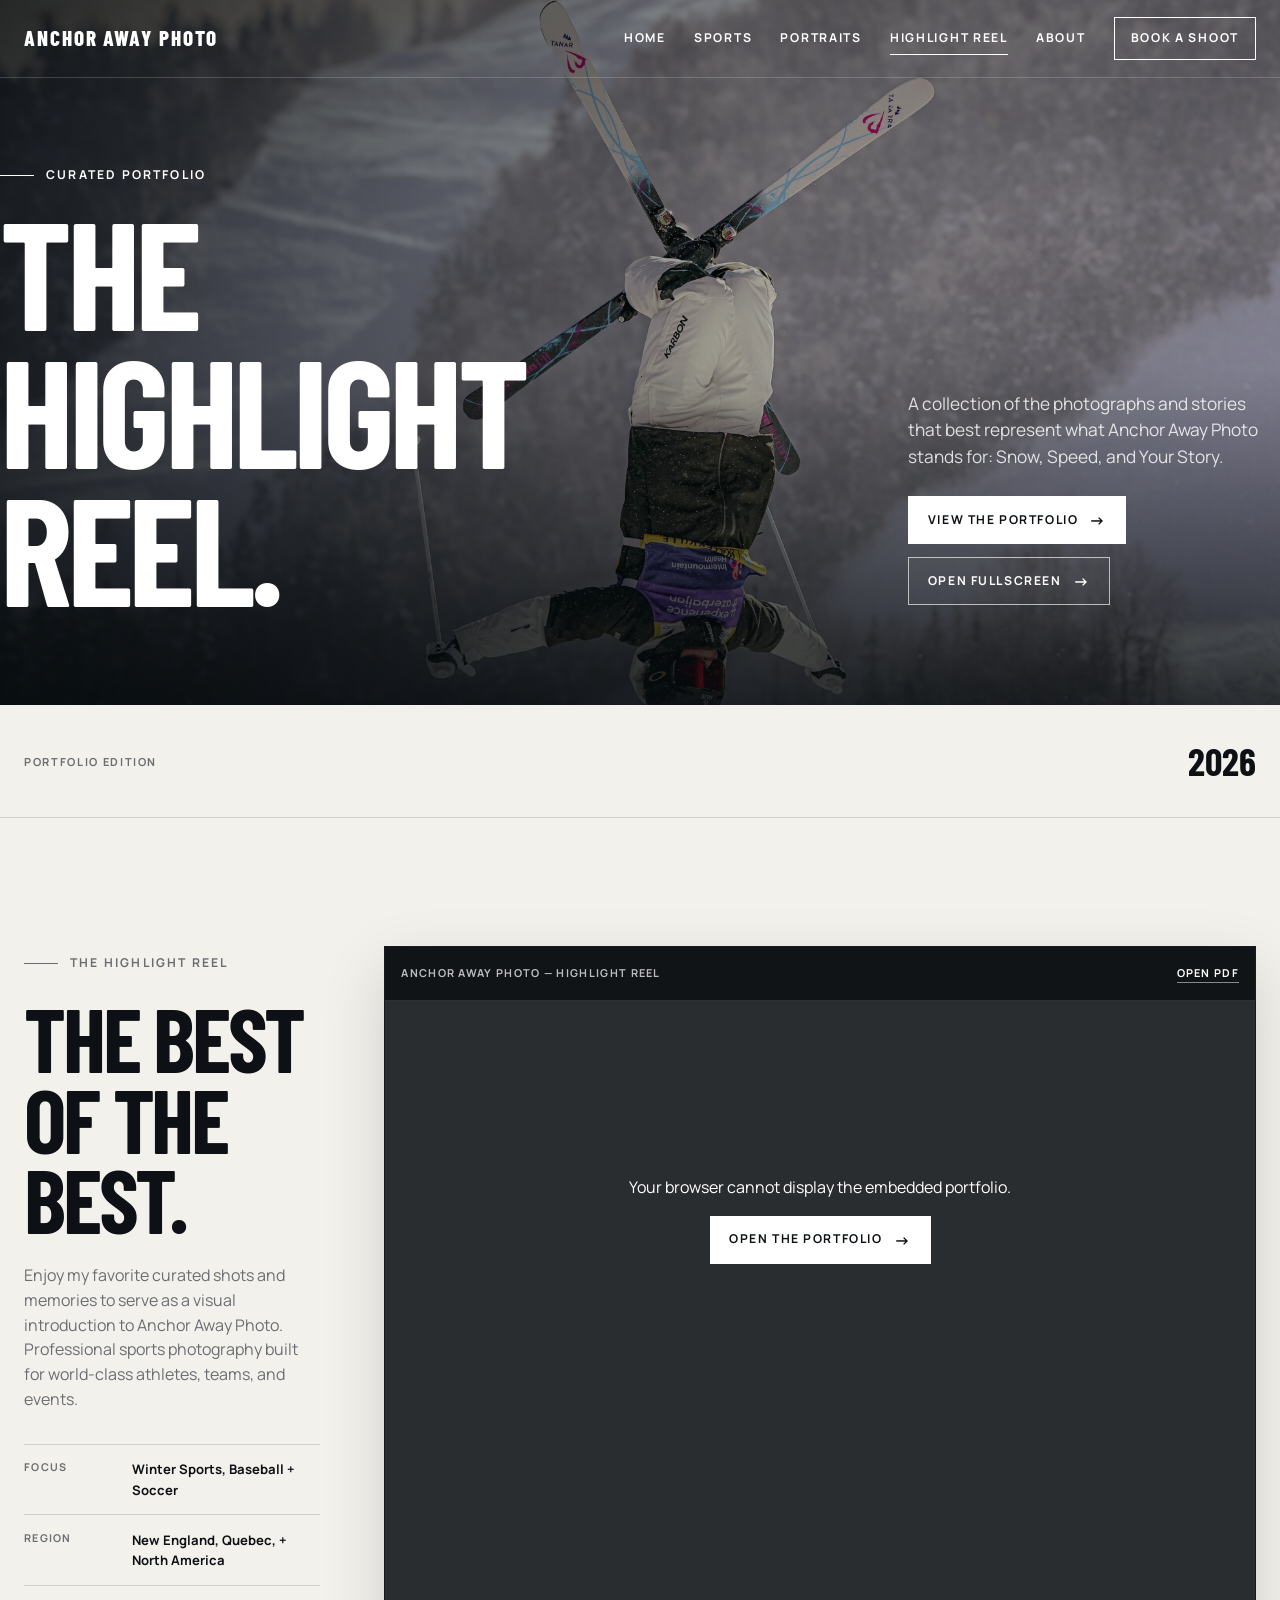
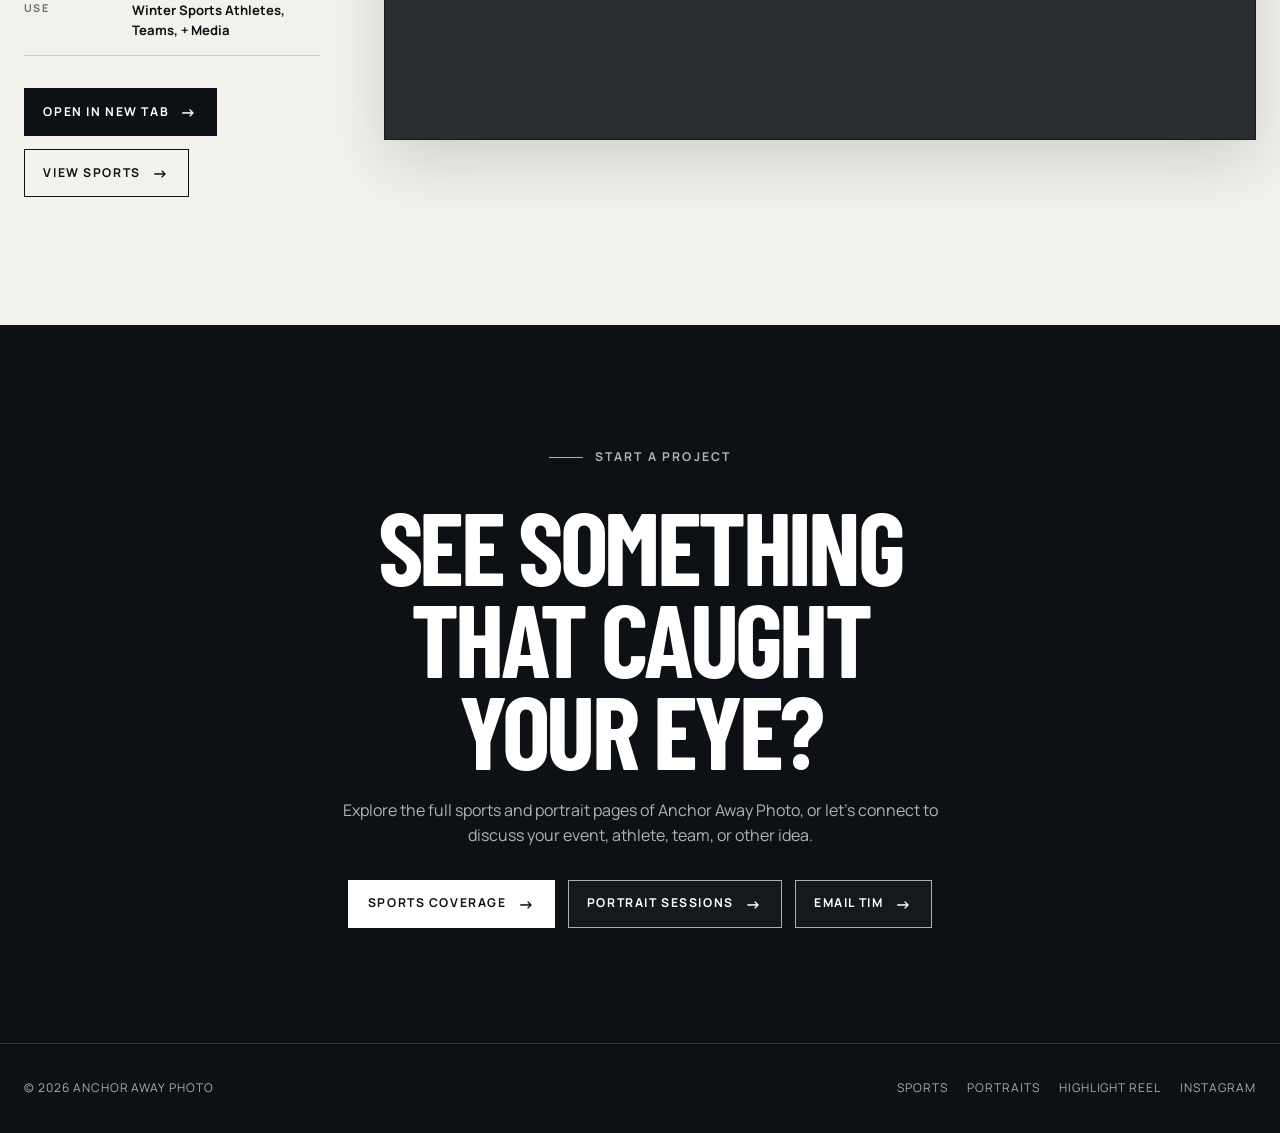
<file: highlight.html>
<!DOCTYPE html>
<html lang="en">
<head>
  <meta charset="UTF-8" />
  <meta name="viewport" content="width=device-width, initial-scale=1.0" />
  <title>The Highlight Reel | Anchor Away Photo</title>
  <meta name="description" content="The Highlight Reel from Anchor Away Photo, featuring a curated professional sports, portrait, and editorial photography portfolio by Tim Hoheneder." />
  <meta name="robots" content="index, follow" />
  <link rel="canonical" href="https://anchorawayphoto.com/highlight.html" />
  <link rel="icon" type="image/png" href="images/favicon.png" />
  <link rel="apple-touch-icon" href="images/favicon.png" />
  <meta property="og:type" content="website" />
  <meta property="og:title" content="The Highlight Reel | Anchor Away Photo" />
  <meta property="og:description" content="A curated portfolio of professional sports, portrait, and editorial photography by Tim Hoheneder." />
  <meta property="og:url" content="https://anchorawayphoto.com/highlight.html" />
  <meta property="og:image" content="https://anchorawayphoto.com/images/hero-web.jpg" />
  <meta property="og:image:alt" content="Anchor Away Photo logo" />
  <meta property="og:site_name" content="Anchor Away Photo" />
  <meta name="twitter:card" content="summary_large_image" />
  <meta name="twitter:title" content="The Highlight Reel | Anchor Away Photo" />
  <meta name="twitter:description" content="A curated portfolio of professional sports, portrait, and editorial photography by Tim Hoheneder." />
  <meta name="twitter:image" content="https://anchorawayphoto.com/images/hero-web.jpg" />

  <link rel="preconnect" href="https://fonts.googleapis.com" />
  <link rel="preconnect" href="https://fonts.gstatic.com" crossorigin />
  <link
    href="https://fonts.googleapis.com/css2?family=Barlow+Condensed:ital,wght@0,500;0,600;0,700;0,800;1,600&family=Manrope:wght@400;500;600;700&display=swap"
    rel="stylesheet"
  />
  <style>
    :root {
      --ink: #0d1115;
      --paper: #f3f1ec;
      --paper-deep: #e8e4dc;
      --white: #ffffff;
      --muted: #6b6e70;
      --line: rgba(13, 17, 21, 0.15);
      --snow: #e7f1f6;
      --blue: #17364b;
      --blue-light: #2f5d78;
      --max: 1320px;
      --header-height: 78px;
      --shadow: 0 22px 60px rgba(0, 0, 0, 0.14);
    }

    * {
      box-sizing: border-box;
    }

    html {
      scroll-behavior: smooth;
      scroll-padding-top: calc(var(--header-height) + 18px);
    }

    body {
      margin: 0;
      color: var(--ink);
      background: var(--paper);
      font-family: "Manrope", Arial, sans-serif;
      line-height: 1.55;
      overflow-x: hidden;
    }

    body.menu-open,
    body.lightbox-open {
      overflow: hidden;
    }

    img {
      display: block;
      max-width: 100%;
    }

    a {
      color: inherit;
      text-decoration: none;
    }

    button,
    input,
    textarea {
      font: inherit;
    }

    button {
      color: inherit;
    }

    .container {
      width: min(calc(100% - 48px), var(--max));
      margin-inline: auto;
    }

    .display {
      margin: 0;
      font-family: "Barlow Condensed", Impact, sans-serif;
      font-weight: 700;
      line-height: 0.9;
      letter-spacing: -0.035em;
      text-transform: uppercase;
    }

    .eyebrow {
      display: inline-flex;
      align-items: center;
      gap: 0.75rem;
      margin: 0 0 1rem;
      color: currentColor;
      font-size: 0.76rem;
      font-weight: 700;
      letter-spacing: 0.18em;
      text-transform: uppercase;
    }

    .eyebrow::before {
      width: 34px;
      height: 1px;
      content: "";
      background: currentColor;
    }

    .section-heading {
      display: grid;
      grid-template-columns: minmax(0, 1.35fr) minmax(280px, 0.65fr);
      gap: 3rem;
      align-items: end;
      margin-bottom: 2.75rem;
    }

    .section-heading h2 {
      max-width: 11ch;
      font-size: clamp(3.5rem, 8vw, 7.8rem);
    }

    .section-heading p {
      margin: 0 0 0.4rem;
      max-width: 42rem;
      color: var(--muted);
      font-size: 1.02rem;
    }

    .site-header {
      position: fixed;
      inset: 0 0 auto;
      z-index: 1000;
      height: var(--header-height);
      border-bottom: 1px solid rgba(255, 255, 255, 0.18);
      color: var(--white);
      transition: background 220ms ease, color 220ms ease, border-color 220ms ease;
    }

    .site-header.scrolled {
      color: var(--ink);
      background: rgba(243, 241, 236, 0.94);
      border-color: var(--line);
      backdrop-filter: blur(14px);
    }

    .nav-wrap {
      display: flex;
      height: 100%;
      align-items: center;
      justify-content: space-between;
      gap: 2rem;
    }

    .brand {
      position: relative;
      z-index: 1002;
      font-family: "Barlow Condensed", Impact, sans-serif;
      font-size: 1.32rem;
      font-weight: 800;
      letter-spacing: 0.09em;
      text-transform: uppercase;
    }

    .desktop-nav {
      display: flex;
      align-items: center;
      gap: clamp(1rem, 2.2vw, 2rem);
    }

    .desktop-nav a {
      position: relative;
      font-size: 0.76rem;
      font-weight: 700;
      letter-spacing: 0.14em;
      text-transform: uppercase;
    }

    .desktop-nav a:not(.nav-cta)::after {
      position: absolute;
      right: 0;
      bottom: -7px;
      left: 0;
      height: 1px;
      content: "";
      background: currentColor;
      transform: scaleX(0);
      transform-origin: right;
      transition: transform 180ms ease;
    }

    .desktop-nav a:hover::after,
    .desktop-nav a[aria-current="page"]::after {
      transform: scaleX(1);
      transform-origin: left;
    }

    .nav-cta {
      padding: 0.72rem 1rem;
      border: 1px solid currentColor;
      transition: background 180ms ease, color 180ms ease;
    }

    .nav-cta:hover {
      color: var(--ink);
      background: var(--white);
    }

    .site-header.scrolled .nav-cta:hover {
      color: var(--white);
      background: var(--ink);
    }

    .menu-toggle {
      position: relative;
      z-index: 1002;
      display: none;
      width: 44px;
      height: 44px;
      padding: 0;
      border: 0;
      background: transparent;
      cursor: pointer;
    }

    .menu-toggle span {
      position: absolute;
      left: 8px;
      width: 28px;
      height: 1px;
      background: currentColor;
      transition: transform 180ms ease, top 180ms ease;
    }

    .menu-toggle span:first-child {
      top: 17px;
    }

    .menu-toggle span:last-child {
      top: 27px;
    }

    .menu-open .menu-toggle span:first-child {
      top: 22px;
      transform: rotate(45deg);
    }

    .menu-open .menu-toggle span:last-child {
      top: 22px;
      transform: rotate(-45deg);
    }

    .mobile-menu {
      position: fixed;
      inset: 0;
      z-index: 1001;
      display: grid;
      align-content: center;
      padding: 100px 24px 40px;
      color: var(--white);
      background: var(--ink);
      opacity: 0;
      visibility: hidden;
      transition: opacity 180ms ease, visibility 180ms ease;
    }

    .menu-open .mobile-menu {
      opacity: 1;
      visibility: visible;
    }

    .mobile-menu nav {
      display: grid;
      gap: 0.5rem;
    }

    .mobile-menu a {
      font-family: "Barlow Condensed", Impact, sans-serif;
      font-size: clamp(2.6rem, 13vw, 5rem);
      font-weight: 700;
      line-height: 1;
      text-transform: uppercase;
    }

    .hero {
      position: relative;
      min-height: 100svh;
      display: flex;
      align-items: end;
      color: var(--white);
      background: var(--ink);
      isolation: isolate;
    }

    .hero::before {
      position: absolute;
      inset: 0;
      z-index: -2;
      content: "";
      background:
        linear-gradient(90deg, rgba(6, 11, 14, 0.76) 0%, rgba(6, 11, 14, 0.26) 58%, rgba(6, 11, 14, 0.18) 100%),
        linear-gradient(0deg, rgba(6, 11, 14, 0.74) 0%, transparent 48%),
        url("images/jakaraanthony-fismoguls-banner.jpg") center 42% / cover no-repeat;
    }

    .hero::after {
      position: absolute;
      inset: 0;
      z-index: -1;
      content: "";
      background: linear-gradient(180deg, rgba(0, 0, 0, 0.18), transparent 30%);
    }

    .hero-content {
      display: grid;
      grid-template-columns: minmax(0, 1.25fr) minmax(280px, 0.55fr);
      gap: 4rem;
      align-items: end;
      width: 100%;
      padding-top: calc(var(--header-height) + 5rem);
      padding-bottom: clamp(3rem, 7vw, 6rem);
    }

    .hero h1 {
      max-width: 8ch;
      font-size: clamp(5.2rem, 13vw, 12.5rem);
      text-wrap: balance;
    }

    .hero-copy {
      padding-bottom: 0.65rem;
    }

    .hero-copy p {
      margin: 0 0 1.6rem;
      max-width: 35rem;
      color: rgba(255, 255, 255, 0.82);
      font-size: clamp(1rem, 1.35vw, 1.15rem);
    }

    .button-row {
      display: flex;
      flex-wrap: wrap;
      gap: 0.8rem;
    }

    .btn {
      display: inline-flex;
      min-height: 48px;
      align-items: center;
      justify-content: center;
      gap: 0.7rem;
      padding: 0.82rem 1.15rem;
      border: 1px solid transparent;
      font-size: 0.76rem;
      font-weight: 700;
      letter-spacing: 0.13em;
      text-transform: uppercase;
      transition: transform 180ms ease, color 180ms ease, background 180ms ease, border-color 180ms ease;
    }

    .btn::after {
      content: "→";
      font-size: 1rem;
      line-height: 1;
      transition: transform 180ms ease;
    }

    .btn:hover {
      transform: translateY(-2px);
    }

    .btn:hover::after {
      transform: translateX(4px);
    }

    .btn-light {
      color: var(--ink);
      background: var(--white);
      border-color: var(--white);
    }

    .btn-outline-light {
      color: var(--white);
      border-color: rgba(255, 255, 255, 0.65);
      background: rgba(255, 255, 255, 0.03);
    }

    .btn-dark {
      color: var(--white);
      background: var(--ink);
      border-color: var(--ink);
    }

    .btn-outline-dark {
      color: var(--ink);
      border-color: var(--ink);
    }

    .proof-strip {
      border-bottom: 1px solid var(--line);
      background: var(--paper);
    }

    .proof-grid {
      display: grid;
      grid-template-columns: repeat(4, 1fr);
    }

    .proof-item {
      min-height: 128px;
      display: grid;
      align-content: center;
      padding: 1.5rem 2rem;
      border-right: 1px solid var(--line);
    }

    .proof-item:first-child {
      padding-left: 0;
    }

    .proof-item:last-child {
      border-right: 0;
    }

    .proof-label {
      margin-bottom: 0.35rem;
      color: var(--muted);
      font-size: 0.69rem;
      font-weight: 700;
      letter-spacing: 0.15em;
      text-transform: uppercase;
    }

    .proof-value {
      font-family: "Barlow Condensed", Impact, sans-serif;
      font-size: 1.55rem;
      font-weight: 700;
      line-height: 1.05;
      text-transform: uppercase;
    }

    .edition-row {
      min-height: 112px;
      display: flex;
      align-items: center;
      justify-content: space-between;
      gap: 2rem;
    }

    .edition-row .proof-label {
      margin: 0;
    }

    .edition-row .proof-value {
      font-size: clamp(1.8rem, 3vw, 3rem);
      text-align: right;
    }

    .work-section {
      padding: clamp(5rem, 10vw, 9rem) 0;
    }

    .editorial-grid {
      display: grid;
      grid-template-columns: repeat(12, minmax(0, 1fr));
      grid-auto-flow: dense;
      grid-auto-rows: 46px;
      gap: 14px;
    }

    .work-card {
      position: relative;
      overflow: hidden;
      color: var(--white);
      background: #cbd2d6;
      cursor: zoom-in;
      isolation: isolate;
    }

    .work-card::after {
      position: absolute;
      inset: 0;
      z-index: 1;
      content: "";
      background: linear-gradient(180deg, transparent 45%, rgba(0, 0, 0, 0.76) 100%);
      opacity: 0.76;
      transition: opacity 220ms ease;
    }

    .work-card img {
      width: 100%;
      height: 100%;
      object-fit: cover;
      transition: transform 480ms cubic-bezier(.2,.7,.2,1);
    }

    .work-card:hover img {
      transform: scale(1.035);
    }

    .work-card:hover::after {
      opacity: 1;
    }

    .work-meta {
      position: absolute;
      right: 0;
      bottom: 0;
      left: 0;
      z-index: 2;
      padding: clamp(1rem, 2vw, 1.5rem);
    }

    .work-kicker {
      display: block;
      margin-bottom: 0.3rem;
      color: rgba(255, 255, 255, 0.72);
      font-size: 0.64rem;
      font-weight: 700;
      letter-spacing: 0.15em;
      text-transform: uppercase;
    }

    .work-title {
      display: block;
      font-family: "Barlow Condensed", Impact, sans-serif;
      font-size: clamp(1.45rem, 2.5vw, 2.2rem);
      font-weight: 700;
      line-height: 0.98;
      text-transform: uppercase;
    }

    .card-a { grid-column: span 7; grid-row: span 10; }
    .card-b { grid-column: span 5; grid-row: span 7; }
    .card-c { grid-column: span 5; grid-row: span 8; }
    .card-d { grid-column: span 7; grid-row: span 9; }
    .card-e { grid-column: span 4; grid-row: span 8; }
    .card-f { grid-column: span 4; grid-row: span 8; }
    .card-g { grid-column: span 4; grid-row: span 8; }
    .card-h { grid-column: span 8; grid-row: span 9; }
    .card-i { grid-column: span 4; grid-row: span 9; }

    /* Additional portfolio slots. The first three favor landscape photographs. */
    .card-j { grid-column: span 6; grid-row: span 6; }
    .card-k { grid-column: span 6; grid-row: span 6; }
    .card-l { grid-column: span 8; grid-row: span 8; }
    .card-m { grid-column: span 4; grid-row: span 8; }

    .services-section {
      padding: clamp(5rem, 10vw, 9rem) 0;
      color: var(--white);
      background: var(--ink);
    }

    .services-section .section-heading p {
      color: rgba(255, 255, 255, 0.66);
    }

    .service-grid {
      display: grid;
      grid-template-columns: repeat(3, 1fr);
      border-top: 1px solid rgba(255, 255, 255, 0.2);
      border-bottom: 1px solid rgba(255, 255, 255, 0.2);
    }

    .service-card {
      display: flex;
      min-height: 530px;
      flex-direction: column;
      padding: clamp(1.5rem, 3vw, 2.5rem);
      border-right: 1px solid rgba(255, 255, 255, 0.2);
    }

    .service-card:last-child {
      border-right: 0;
    }

    .service-number {
      margin-bottom: auto;
      color: rgba(255, 255, 255, 0.38);
      font-family: "Barlow Condensed", Impact, sans-serif;
      font-size: 1.2rem;
      font-weight: 700;
    }

    .service-card h3 {
      margin: 0 0 1rem;
      font-family: "Barlow Condensed", Impact, sans-serif;
      font-size: clamp(2.6rem, 4.6vw, 4.5rem);
      font-weight: 700;
      line-height: 0.9;
      text-transform: uppercase;
    }

    .service-card > p {
      margin: 0 0 1.4rem;
      color: rgba(255, 255, 255, 0.67);
    }

    .service-list {
      display: grid;
      gap: 0.65rem;
      margin: 0 0 2rem;
      padding: 0;
      list-style: none;
    }

    .service-list li {
      display: grid;
      grid-template-columns: 18px 1fr;
      gap: 0.55rem;
      align-items: start;
      color: rgba(255, 255, 255, 0.86);
      font-size: 0.91rem;
    }

    .service-list li::before {
      content: "↳";
      color: rgba(255, 255, 255, 0.45);
    }

    .service-card .btn {
      align-self: flex-start;
      margin-top: auto;
    }

    .story-section {
      padding: clamp(5rem, 10vw, 9rem) 0;
      background: var(--paper-deep);
    }

    .story-grid {
      display: grid;
      grid-template-columns: minmax(0, 1.1fr) minmax(320px, 0.9fr);
      min-height: 720px;
      background: var(--white);
      box-shadow: var(--shadow);
    }

    .story-image {
      min-height: 560px;
      background: var(--blue);
    }

    .story-image img {
      width: 100%;
      height: 100%;
      object-fit: cover;
    }

    .story-copy {
      display: flex;
      flex-direction: column;
      justify-content: center;
      padding: clamp(2rem, 6vw, 5.5rem);
    }

    .story-copy h2 {
      max-width: 8ch;
      margin-bottom: 1.5rem;
      font-size: clamp(4rem, 7vw, 7rem);
    }

    .story-copy p {
      margin: 0 0 1.2rem;
      color: var(--muted);
    }

    .experience-list {
      display: grid;
      grid-template-columns: 1fr 1fr;
      gap: 0.75rem 1.5rem;
      margin: 1.2rem 0 2rem;
      padding: 1.4rem 0;
      border-top: 1px solid var(--line);
      border-bottom: 1px solid var(--line);
      list-style: none;
    }

    .experience-list li {
      font-size: 0.78rem;
      font-weight: 700;
      letter-spacing: 0.08em;
      text-transform: uppercase;
    }

    .testimonial {
      padding: clamp(5rem, 9vw, 8rem) 0;
      text-align: center;
      background: var(--snow);
    }

    .testimonial blockquote {
      max-width: 1050px;
      margin: 0 auto;
      font-family: "Barlow Condensed", Impact, sans-serif;
      font-size: clamp(3rem, 7vw, 7rem);
      font-weight: 600;
      line-height: 0.98;
      letter-spacing: -0.025em;
      text-transform: uppercase;
    }

    .testimonial p {
      margin: 1.75rem auto 0;
      color: var(--muted);
      font-size: 0.82rem;
      font-weight: 700;
      letter-spacing: 0.15em;
      text-transform: uppercase;
    }

    .contact-section {
      position: relative;
      min-height: 720px;
      display: flex;
      align-items: center;
      color: var(--white);
      background: var(--ink);
      isolation: isolate;
    }

    .contact-section::before {
      position: absolute;
      inset: 0;
      z-index: -2;
      content: "";
      background:
        linear-gradient(90deg, rgba(7, 12, 16, 0.9), rgba(7, 12, 16, 0.44)),
        url("images/aerial-4.jpg") center 42% / cover no-repeat;
    }

    .contact-section::after {
      position: absolute;
      inset: 0;
      z-index: -1;
      content: "";
      background: linear-gradient(180deg, transparent, rgba(7, 12, 16, 0.44));
    }

    .contact-grid {
      display: grid;
      grid-template-columns: minmax(0, 0.9fr) minmax(320px, 0.72fr);
      gap: clamp(3rem, 8vw, 8rem);
      align-items: center;
      padding: 6rem 0;
    }

    .contact-copy h2 {
      max-width: 8ch;
      margin-bottom: 1.3rem;
      font-size: clamp(5rem, 10vw, 10rem);
    }

    .contact-copy p {
      max-width: 38rem;
      margin: 0;
      color: rgba(255, 255, 255, 0.75);
      font-size: 1.05rem;
    }

    .contact-card {
      padding: clamp(1.5rem, 4vw, 2.7rem);
      border: 1px solid rgba(255, 255, 255, 0.28);
      background: rgba(11, 18, 23, 0.74);
      backdrop-filter: blur(12px);
    }

    .contact-card form {
      display: grid;
      gap: 0.8rem;
    }

    .contact-card input,
    .contact-card textarea {
      width: 100%;
      padding: 0.95rem 0;
      border: 0;
      border-bottom: 1px solid rgba(255, 255, 255, 0.32);
      outline: none;
      color: var(--white);
      background: transparent;
      border-radius: 0;
    }

    .contact-card input::placeholder,
    .contact-card textarea::placeholder {
      color: rgba(255, 255, 255, 0.58);
    }

    .contact-card input:focus,
    .contact-card textarea:focus {
      border-bottom-color: var(--white);
    }

    .contact-card textarea {
      min-height: 120px;
      resize: vertical;
    }

    .contact-card .btn {
      margin-top: 0.9rem;
      justify-self: start;
    }

    .contact-direct {
      display: flex;
      flex-wrap: wrap;
      gap: 0.8rem 1.2rem;
      margin-top: 1.2rem;
      color: rgba(255, 255, 255, 0.72);
      font-size: 0.76rem;
      font-weight: 700;
      letter-spacing: 0.08em;
      text-transform: uppercase;
    }

    .contact-direct a {
      border-bottom: 1px solid rgba(255, 255, 255, 0.4);
    }

    .site-footer {
      padding: 2.2rem 0;
      color: rgba(255, 255, 255, 0.65);
      background: var(--ink);
      border-top: 1px solid rgba(255, 255, 255, 0.15);
    }

    .footer-grid {
      display: flex;
      align-items: center;
      justify-content: space-between;
      gap: 1rem;
      font-size: 0.75rem;
      letter-spacing: 0.08em;
      text-transform: uppercase;
    }

    .footer-links {
      display: flex;
      flex-wrap: wrap;
      gap: 1.2rem;
    }

    .lightbox {
      position: fixed;
      inset: 0;
      z-index: 2000;
      display: none;
      place-items: center;
      padding: 76px 80px 34px;
      color: var(--white);
      background: rgba(5, 8, 10, 0.96);
    }

    .lightbox.active {
      display: grid;
    }

    .lightbox-figure {
      max-width: min(1400px, 100%);
      margin: 0;
    }

    .lightbox-figure img {
      width: 100%;
      max-height: calc(100vh - 160px);
      object-fit: contain;
    }

    .lightbox-figure figcaption {
      margin-top: 0.8rem;
      color: rgba(255, 255, 255, 0.72);
      font-size: 0.8rem;
      letter-spacing: 0.08em;
      text-align: center;
      text-transform: uppercase;
    }

    .lightbox-btn {
      position: absolute;
      display: grid;
      width: 48px;
      height: 48px;
      place-items: center;
      border: 1px solid rgba(255, 255, 255, 0.3);
      color: var(--white);
      background: transparent;
      cursor: pointer;
    }

    .lightbox-close {
      top: 18px;
      right: 18px;
    }

    .lightbox-prev,
    .lightbox-next {
      top: 50%;
      transform: translateY(-50%);
    }

    .lightbox-prev { left: 18px; }
    .lightbox-next { right: 18px; }

    .skip-link {
      position: fixed;
      top: 10px;
      left: 10px;
      z-index: 3000;
      padding: 0.7rem 0.9rem;
      color: var(--white);
      background: var(--ink);
      transform: translateY(-150%);
    }

    .skip-link:focus {
      transform: translateY(0);
    }

    @media (max-width: 1050px) {
      .desktop-nav {
        display: none;
      }

      .menu-toggle {
        display: block;
      }

      .site-header.menu-contrast,
      .menu-open .site-header {
        color: var(--white);
        background: transparent;
        border-color: transparent;
      }

      .hero-content,
      .section-heading,
      .contact-grid {
        grid-template-columns: 1fr;
      }

      .hero-content {
        gap: 1.8rem;
      }

      .hero h1 {
        max-width: 8.4ch;
      }

      .hero-copy {
        max-width: 560px;
      }

      .section-heading {
        gap: 1.2rem;
      }

      .section-heading p {
        max-width: 600px;
      }

      .proof-grid {
        grid-template-columns: 1fr 1fr;
      }

      .proof-item:nth-child(2) {
        border-right: 0;
      }

      .proof-item:nth-child(-n+2) {
        border-bottom: 1px solid var(--line);
      }

      .service-grid {
        grid-template-columns: 1fr;
      }

      .service-card {
        min-height: 0;
        border-right: 0;
        border-bottom: 1px solid rgba(255, 255, 255, 0.2);
      }

      .service-card:last-child {
        border-bottom: 0;
      }

      .service-number {
        margin-bottom: 5rem;
      }

      .story-grid {
        grid-template-columns: 1fr;
      }

      .story-image {
        min-height: 65vw;
        max-height: 720px;
      }
    }

    @media (max-width: 760px) {
      :root {
        --header-height: 68px;
      }

      .container {
        width: min(calc(100% - 28px), var(--max));
      }

      .hero::before {
        background:
          linear-gradient(180deg, rgba(6, 11, 14, 0.28) 0%, rgba(6, 11, 14, 0.88) 90%),
          url("images/jakaraanthony-fismoguls-banner.jpg") 58% center / cover no-repeat;
      }

      .hero-content {
        padding-bottom: 2rem;
      }

      .hero h1 {
        font-size: clamp(4.1rem, 23vw, 7rem);
      }

      .hero-copy p {
        font-size: 0.95rem;
      }

      .button-row .btn {
        flex: 1 1 auto;
      }

      .proof-item {
        min-height: 108px;
        padding: 1.2rem;
      }

      .proof-item:nth-child(odd) {
        padding-left: 0;
      }

      .proof-value {
        font-size: 1.3rem;
      }

      .edition-row {
        min-height: 96px;
        align-items: flex-start;
        flex-direction: column;
        justify-content: center;
        gap: 0.35rem;
      }

      .edition-row .proof-value {
        font-size: 1.9rem;
        text-align: left;
      }

      .editorial-grid {
        display: block;
      }

      .work-card {
        min-height: 68vw;
        margin-bottom: 12px;
      }

      .work-card:nth-child(3n+1) {
        min-height: 92vw;
      }

      .work-card:nth-child(4n) {
        min-height: 78vw;
      }

      .story-grid {
        min-height: auto;
      }

      .story-image {
        min-height: 110vw;
      }

      .experience-list {
        grid-template-columns: 1fr;
      }

      .contact-section {
        min-height: auto;
      }

      .contact-grid {
        padding: 5rem 0;
      }

      .contact-copy h2 {
        font-size: clamp(4.3rem, 22vw, 7rem);
      }

      .footer-grid {
        align-items: flex-start;
        flex-direction: column;
      }

      .lightbox {
        padding: 70px 12px 30px;
      }

      .lightbox-prev,
      .lightbox-next {
        top: auto;
        bottom: 14px;
        transform: none;
      }

      .lightbox-prev { left: calc(50% - 58px); }
      .lightbox-next { right: calc(50% - 58px); }

      .lightbox-figure img {
        max-height: calc(100vh - 190px);
      }
    }

    @media (prefers-reduced-motion: reduce) {
      html {
        scroll-behavior: auto;
      }

      *,
      *::before,
      *::after {
        animation-duration: 0.01ms !important;
        animation-iteration-count: 1 !important;
        transition-duration: 0.01ms !important;
      }
    }
  

    /* Highlight Reel page overrides */
    .page-highlight .hero {
      min-height: 78svh;
    }

    .page-highlight .hero::before {
      background:
        linear-gradient(90deg, rgba(6, 11, 14, 0.78) 0%, rgba(6, 11, 14, 0.30) 60%, rgba(6, 11, 14, 0.20) 100%),
        linear-gradient(0deg, rgba(6, 11, 14, 0.76) 0%, transparent 48%),
        url("images/jakaraanthony-fismoguls-banner.jpg") center 42% / cover no-repeat;
    }

    .page-highlight .hero h1 {
      max-width: 8.8ch;
      font-size: clamp(5rem, 12vw, 11.5rem);
    }

    .portfolio-section {
      padding: clamp(5rem, 10vw, 9rem) 0;
      background: var(--paper);
    }

    .portfolio-layout {
      display: grid;
      grid-template-columns: minmax(250px, 0.34fr) minmax(0, 1fr);
      gap: clamp(2rem, 5vw, 5rem);
      align-items: start;
    }

    .portfolio-sidebar {
      position: sticky;
      top: calc(var(--header-height) + 32px);
    }

    .portfolio-sidebar h2 {
      max-width: 7ch;
      margin-bottom: 1.5rem;
      font-size: clamp(3.8rem, 7vw, 7rem);
    }

    .portfolio-sidebar > p {
      margin: 0 0 1.5rem;
      color: var(--muted);
    }

    .portfolio-details {
      display: grid;
      gap: 0;
      margin: 2rem 0;
      border-top: 1px solid var(--line);
    }

    .portfolio-detail {
      display: grid;
      grid-template-columns: 92px 1fr;
      gap: 1rem;
      padding: 0.9rem 0;
      border-bottom: 1px solid var(--line);
      font-size: 0.82rem;
    }

    .portfolio-detail span:first-child {
      color: var(--muted);
      font-size: 0.67rem;
      font-weight: 700;
      letter-spacing: 0.12em;
      text-transform: uppercase;
    }

    .pdf-shell {
      overflow: hidden;
      border: 1px solid var(--line);
      background: #1a1d20;
      box-shadow: var(--shadow);
    }

    .pdf-toolbar {
      display: flex;
      min-height: 54px;
      align-items: center;
      justify-content: space-between;
      gap: 1rem;
      padding: 0.8rem 1rem;
      color: rgba(255,255,255,0.72);
      background: #111417;
      border-bottom: 1px solid rgba(255,255,255,0.12);
      font-size: 0.68rem;
      font-weight: 700;
      letter-spacing: 0.12em;
      text-transform: uppercase;
    }

    .pdf-toolbar a {
      color: var(--white);
      border-bottom: 1px solid rgba(255,255,255,0.5);
    }

    .pdf-frame {
      width: 100%;
      height: min(82vh, 980px);
      min-height: 680px;
      background: #2a2d30;
    }

    .pdf-frame iframe,
    .pdf-frame object {
      width: 100%;
      height: 100%;
      border: 0;
      display: block;
    }

    .pdf-fallback {
      display: grid;
      min-height: 420px;
      place-items: center;
      padding: 2rem;
      color: var(--white);
      text-align: center;
    }

    .highlight-cta {
      padding: clamp(5rem, 9vw, 8rem) 0;
      color: var(--white);
      background: var(--ink);
      text-align: center;
    }

    .highlight-cta h2 {
      max-width: 12ch;
      margin: 0 auto 1.4rem;
      font-size: clamp(3.8rem, 8vw, 8rem);
    }

    .highlight-cta p {
      max-width: 620px;
      margin: 0 auto 2rem;
      color: rgba(255,255,255,0.68);
    }

    .highlight-cta .button-row {
      justify-content: center;
    }

    @media (max-width: 1050px) {
      .portfolio-layout {
        grid-template-columns: 1fr;
      }
      .portfolio-sidebar {
        position: static;
      }
      .portfolio-sidebar h2 {
        max-width: 9ch;
      }
    }

    @media (max-width: 760px) {
      .page-highlight .hero {
        min-height: 86svh;
      }
      .page-highlight .hero::before {
        background:
          linear-gradient(180deg, rgba(6,11,14,0.25), rgba(6,11,14,0.90) 88%),
          url("images/jakaraanthony-fismoguls-banner.jpg") 58% center / cover no-repeat;
      }
      .pdf-frame {
        height: 72vh;
        min-height: 520px;
      }
      .pdf-toolbar {
        align-items: flex-start;
        flex-direction: column;
      }
    }
</style>
  <script type="application/ld+json">
  {
    "@context": "https://schema.org",
    "@type": "CreativeWork",
    "name": "The Highlight Reel",
    "url": "https://anchorawayphoto.com/highlight.html",
    "image": "https://anchorawayphoto.com/images/jakaraanthony-fismoguls-banner.jpg",
    "description": "Curated Samples of Anchor Away Photography Featuring Professional Sports Images That Mean the Most.",
    "creator": {"@type": "Person", "name": "Tim Hoheneder"},
    "publisher": {"@type": "ProfessionalService", "name": "Anchor Away Photo"}
  }
  </script>
  <script>
    function imageFallback(img) {
      const original = img.getAttribute('src') || 'missing-image.jpg';
      const filename = original.split('/').pop();
      const escapeXml = (value) => value.replace(/[&<>"']/g, (char) => ({
        '&': '&amp;', '<': '&lt;', '>': '&gt;', '"': '&quot;', "'": '&apos;'
      })[char]);
      const label = escapeXml(filename);
      const svg = `
        <svg xmlns="http://www.w3.org/2000/svg" viewBox="0 0 1600 1000">
          <rect width="1600" height="1000" fill="#17364b"/>
          <rect x="55" y="55" width="1490" height="890" fill="none" stroke="#e7f1f6" stroke-width="5"/>
          <text x="800" y="450" text-anchor="middle" fill="#f3f1ec" font-family="Arial, sans-serif" font-size="62" font-weight="700">ADD IMAGE</text>
          <text x="800" y="535" text-anchor="middle" fill="#e7f1f6" font-family="Arial, sans-serif" font-size="34">${label}</text>
        </svg>`;
      img.onerror = null;
      img.src = 'data:image/svg+xml;charset=UTF-8,' + encodeURIComponent(svg);
      img.alt = `Placeholder for ${filename}`;
    }
  </script>
</head>
<body class="page-highlight">

  <a class="skip-link" href="#main">Skip to content</a>
  <header class="site-header" id="siteHeader">
    <div class="container nav-wrap">
      <a class="brand" href="index.html" aria-label="Anchor Away Photo home">Anchor Away Photo</a>
      <nav class="desktop-nav" aria-label="Primary navigation">
        <a href="index.html">Home</a>
        <a href="index.html#work">Sports</a>
        <a href="portraits.html">Portraits</a>
        <a href="highlight.html" aria-current="page">Highlight Reel</a>
        <a href="index.html#about">About</a>
        <a class="nav-cta" href="index.html#contact">Book a Shoot</a>
      </nav>
      <button class="menu-toggle" id="menuToggle" type="button" aria-label="Open menu" aria-expanded="false" aria-controls="mobileMenu">
        <span></span><span></span>
      </button>
    </div>
  </header>
  <div class="mobile-menu" id="mobileMenu" aria-hidden="true">
    <nav aria-label="Mobile navigation">
      <a href="index.html">Home</a>
      <a href="index.html#work">Sports</a>
      <a href="portraits.html">Portraits</a>
      <a href="highlight.html">Highlight Reel</a>
      <a href="index.html#about">About</a>
      <a href="index.html#contact">Book a Shoot</a>
    </nav>
  </div>
  <main id="main">
    <section class="hero" id="top">
      <div class="container hero-content">
        <div><p class="eyebrow">Curated Portfolio</p><h1 class="display">The Highlight Reel.</h1></div>
        <div class="hero-copy"><p>A collection of the photographs and stories that best represent what Anchor Away Photo stands for: Snow, Speed, and Your Story.</p><div class="button-row"><a class="btn btn-light" href="#portfolio">View the Portfolio</a><a class="btn btn-outline-light" href="images/AnchorAway_ShortPortfolio_Fall26.pdf" target="_blank" rel="noopener noreferrer">Open Fullscreen</a></div></div>
      </div>
    </section>

    <section class="proof-strip edition-strip" aria-label="Portfolio Edition">
      <div class="container edition-row">
        <span class="proof-label">Portfolio Edition</span>
        <span class="proof-value">2026</span>
      </div>
    </section>

    <section class="portfolio-section" id="portfolio">
      <div class="container portfolio-layout">
        <aside class="portfolio-sidebar">
          <p class="eyebrow">The Highlight Reel</p><h2 class="display">The best of the best.</h2>
          <p>Enjoy my favorite curated shots and memories to serve as a visual introduction to Anchor Away Photo. Professional sports photography built for world-class athletes, teams, and events.</p>
          <div class="portfolio-details">
            <div class="portfolio-detail"><span>Focus</span><strong>Winter Sports, Baseball + Soccer</strong></div>
            <div class="portfolio-detail"><span>Region</span><strong>New England, Quebec, + North America</strong></div>
            <div class="portfolio-detail"><span>Use</span><strong>Winter Sports Athletes, Teams, + Media</strong></div>
          </div>
          <div class="button-row"><a class="btn btn-dark" href="images/AnchorAway_ShortPortfolio_Fall26.pdf" target="_blank" rel="noopener noreferrer">Open in New Tab</a><a class="btn btn-outline-dark" href="index.html#work">View Sports</a></div>
        </aside>

        <div class="pdf-shell">
          <div class="pdf-toolbar"><span>Anchor Away Photo — Highlight Reel</span><a href="images/AnchorAway_ShortPortfolio_Fall26.pdf" target="_blank" rel="noopener noreferrer">Open PDF</a></div>
          <div class="pdf-frame">
            <object data="images/AnchorAway_ShortPortfolio_Fall26.pdf#view=FitH" type="application/pdf">
              <div class="pdf-fallback"><div><p>Your browser cannot display the embedded portfolio.</p><a class="btn btn-light" href="images/AnchorAway_ShortPortfolio_Fall26.pdf" target="_blank" rel="noopener noreferrer">Open the Portfolio</a></div></div>
            </object>
          </div>
        </div>
      </div>
    </section>

    <section class="highlight-cta">
      <div class="container"><p class="eyebrow">Start a Project</p><h2 class="display">See something that caught your eye?</h2><p>Explore the full sports and portrait pages of Anchor Away Photo, or let's connect to discuss your event, athlete, team, or other idea.</p><div class="button-row"><a class="btn btn-light" href="index.html#work">Sports Coverage</a><a class="btn btn-outline-light" href="portraits.html">Portrait Sessions</a><a class="btn btn-outline-light" href="mailto:AnchorAwayPhoto@gmail.com">Email Tim</a></div></div>
    </section>
  </main>

  <footer class="site-footer">
    <div class="container footer-grid">
      <div>© <span id="year"></span> Anchor Away Photo</div>
      <div class="footer-links">
        <a href="index.html#work">Sports</a>
        <a href="portraits.html">Portraits</a>
        <a href="highlight.html">Highlight Reel</a>
        <a href="https://instagram.com/AnchorAwayPhoto" target="_blank" rel="noopener noreferrer">Instagram</a>
      </div>
    </div>
  </footer>
  <script>

    const body = document.body;
    const header = document.getElementById('siteHeader');
    const menuToggle = document.getElementById('menuToggle');
    const mobileMenu = document.getElementById('mobileMenu');
    const mobileLinks = mobileMenu.querySelectorAll('a');

    function updateHeader() {
      header.classList.toggle('scrolled', window.scrollY > 24);
    }

    updateHeader();
    window.addEventListener('scroll', updateHeader, { passive: true });

    function setMenu(open) {
      body.classList.toggle('menu-open', open);
      menuToggle.setAttribute('aria-expanded', String(open));
      menuToggle.setAttribute('aria-label', open ? 'Close menu' : 'Open menu');
      mobileMenu.setAttribute('aria-hidden', String(!open));
    }

    menuToggle.addEventListener('click', () => {
      setMenu(!body.classList.contains('menu-open'));
    });

    mobileLinks.forEach(link => link.addEventListener('click', () => setMenu(false)));
    document.getElementById('year').textContent = new Date().getFullYear();

    document.addEventListener('keydown', event => { if (event.key === 'Escape' && body.classList.contains('menu-open')) setMenu(false); });
  </script>
</body>
</html>
</file>
